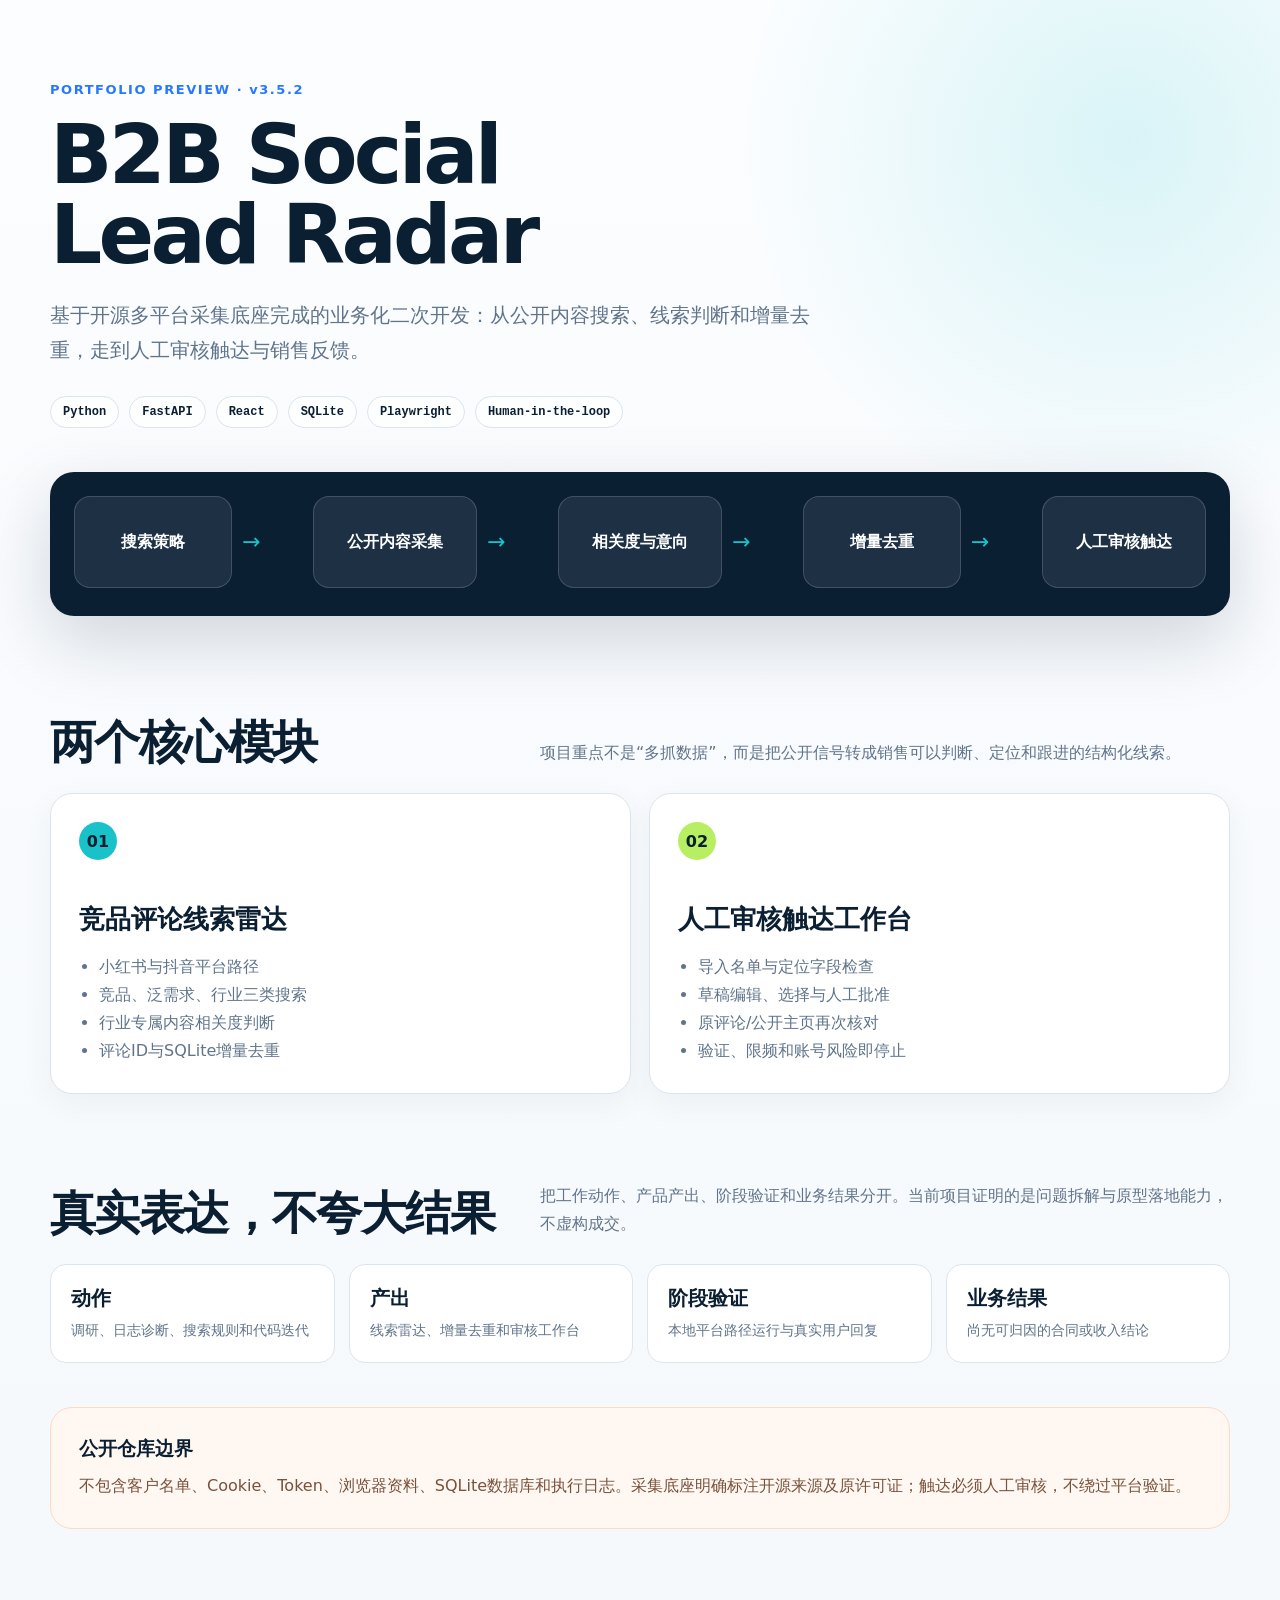
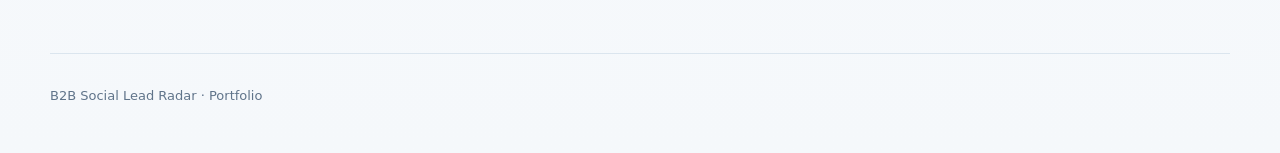
<file: index.html>
<!doctype html>
<html lang="zh-CN">
<head>
  <meta charset="utf-8">
  <meta http-equiv="refresh" content="0; url=preview.html">
  <meta name="viewport" content="width=device-width, initial-scale=1">
  <title>B2B Social Lead Radar &amp; Outreach Workbench</title>
  <link rel="canonical" href="preview.html">
</head>
<body>
  <p>正在打开项目作品集页面……<a href="preview.html">点击继续</a></p>
</body>
</html>
</file>
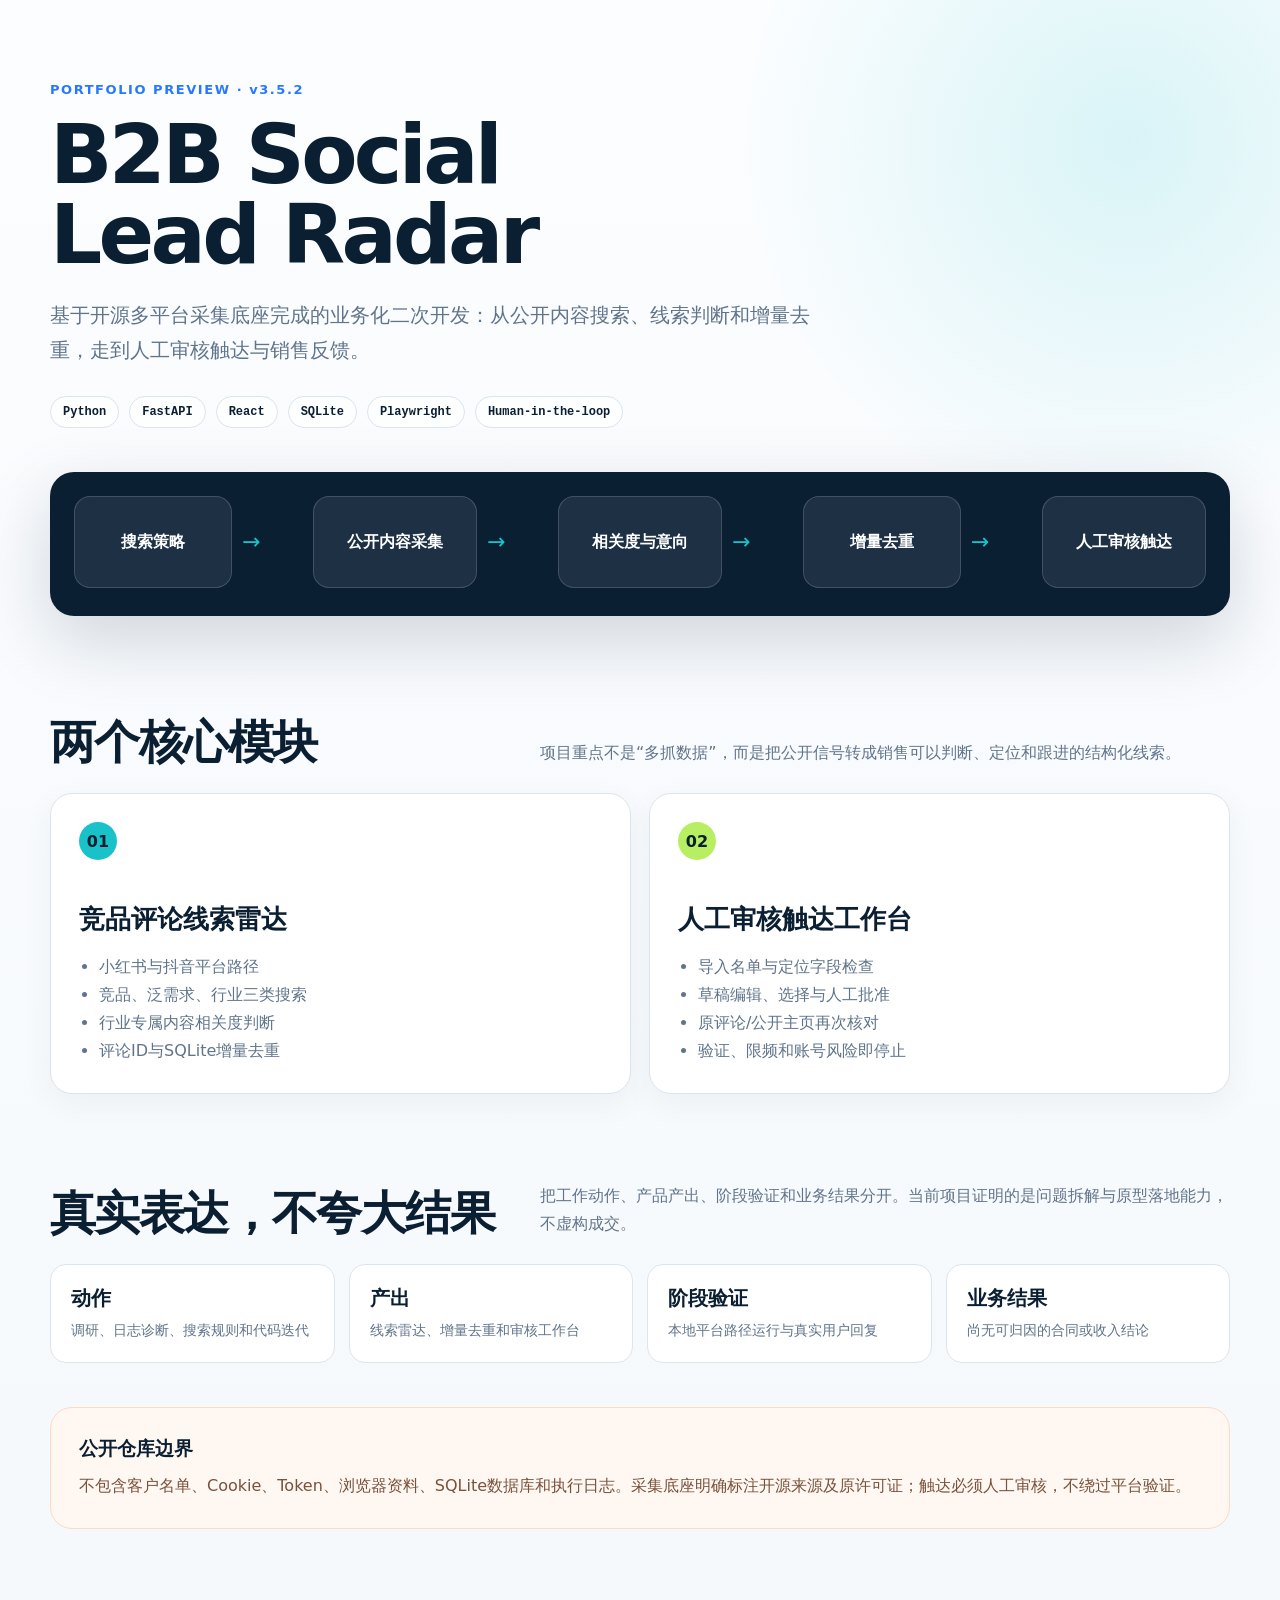
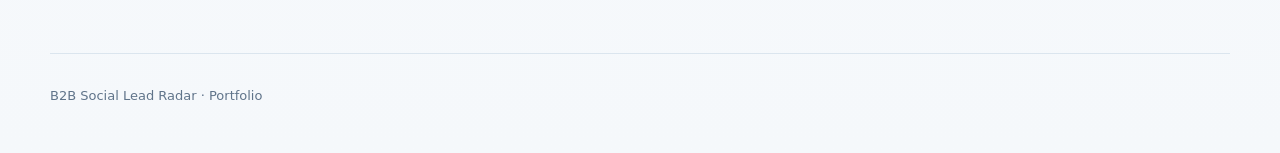
<file: preview.html>
<!doctype html>
<html lang="zh-CN">
<head>
  <meta charset="utf-8" />
  <meta name="viewport" content="width=device-width, initial-scale=1" />
  <title>B2B Social Lead Radar · Portfolio Preview</title>
  <style>
    :root {
      --ink: #0b1f33;
      --muted: #60748a;
      --line: #dbe5ee;
      --paper: #f5f8fb;
      --card: #ffffff;
      --cyan: #19c2c9;
      --blue: #2878ff;
      --lime: #b8ef62;
      --orange: #ff9658;
    }
    * { box-sizing: border-box; }
    body {
      margin: 0;
      color: var(--ink);
      background:
        radial-gradient(circle at 88% 8%, rgba(25,194,201,.15), transparent 24rem),
        linear-gradient(180deg, #fbfdff 0, var(--paper) 100%);
      font-family: Inter, "PingFang SC", "Microsoft YaHei", system-ui, sans-serif;
    }
    .wrap { width: min(1180px, calc(100% - 40px)); margin: 0 auto; }
    header { padding: 82px 0 58px; }
    .eyebrow { color: var(--blue); font-size: 13px; font-weight: 800; letter-spacing: .12em; }
    h1 { max-width: 900px; margin: 18px 0 22px; font-size: clamp(42px, 7vw, 82px); line-height: .98; letter-spacing: -.045em; }
    .lead { max-width: 760px; margin: 0; color: var(--muted); font-size: 20px; line-height: 1.75; }
    .chips { display: flex; flex-wrap: wrap; gap: 10px; margin-top: 28px; }
    .chip { padding: 8px 12px; border: 1px solid var(--line); border-radius: 999px; background: rgba(255,255,255,.7); font: 700 12px ui-monospace, monospace; }
    .hero-card { margin-top: 44px; padding: 24px; border-radius: 24px; background: var(--ink); color: white; box-shadow: 0 25px 70px rgba(11,31,51,.17); }
    .flow { display: grid; grid-template-columns: repeat(9, auto); align-items: center; gap: 10px; overflow-x: auto; padding-bottom: 4px; }
    .node { min-width: 116px; min-height: 92px; display: grid; place-items: center; padding: 12px; text-align: center; border: 1px solid rgba(255,255,255,.16); border-radius: 16px; background: rgba(255,255,255,.08); font-weight: 750; line-height: 1.45; }
    .arrow { color: var(--cyan); font-size: 22px; }
    section { padding: 44px 0; }
    .section-head { display: grid; grid-template-columns: .8fr 1.2fr; gap: 30px; align-items: end; margin-bottom: 26px; }
    h2 { margin: 0; font-size: clamp(30px, 3.6vw, 46px); line-height: 1.08; letter-spacing: -.035em; }
    .section-head p { margin: 0; color: var(--muted); line-height: 1.75; }
    .grid { display: grid; grid-template-columns: repeat(2, minmax(0, 1fr)); gap: 18px; }
    .card { min-height: 250px; padding: 28px; border: 1px solid var(--line); border-radius: 22px; background: var(--card); box-shadow: 0 10px 30px rgba(50,78,104,.06); }
    .num { width: 38px; height: 38px; display: grid; place-items: center; border-radius: 50%; background: var(--cyan); font-weight: 900; }
    .card:nth-child(2) .num { background: var(--lime); }
    .card h3 { margin: 42px 0 12px; font-size: 26px; }
    .card p, .card li { color: var(--muted); line-height: 1.75; }
    .card ul { padding-left: 20px; margin-bottom: 0; }
    .proof { display: grid; grid-template-columns: repeat(4, 1fr); gap: 14px; }
    .proof div { padding: 20px; border: 1px solid var(--line); border-radius: 16px; background: white; }
    .proof strong { display: block; margin-bottom: 8px; font-size: 20px; }
    .proof span { color: var(--muted); font-size: 14px; line-height: 1.55; }
    .boundary { margin: 44px 0 80px; padding: 28px; border-radius: 22px; background: #fff7f1; border: 1px solid #ffd9c1; }
    .boundary h3 { margin: 0 0 10px; }
    .boundary p { margin: 0; color: #79523c; line-height: 1.75; }
    footer { padding: 34px 0 50px; border-top: 1px solid var(--line); color: var(--muted); font-size: 13px; }
    @media (max-width: 760px) {
      header { padding-top: 54px; }
      .section-head, .grid { grid-template-columns: 1fr; }
      .proof { grid-template-columns: 1fr 1fr; }
      .flow { grid-template-columns: 1fr; }
      .arrow { transform: rotate(90deg); text-align: center; }
    }
  </style>
</head>
<body>
  <header class="wrap">
    <div class="eyebrow">PORTFOLIO PREVIEW · v3.5.2</div>
    <h1>B2B Social<br />Lead Radar</h1>
    <p class="lead">基于开源多平台采集底座完成的业务化二次开发：从公开内容搜索、线索判断和增量去重，走到人工审核触达与销售反馈。</p>
    <div class="chips">
      <span class="chip">Python</span><span class="chip">FastAPI</span><span class="chip">React</span><span class="chip">SQLite</span><span class="chip">Playwright</span><span class="chip">Human-in-the-loop</span>
    </div>
    <div class="hero-card">
      <div class="flow">
        <div class="node">搜索策略</div><div class="arrow">→</div>
        <div class="node">公开内容采集</div><div class="arrow">→</div>
        <div class="node">相关度与意向</div><div class="arrow">→</div>
        <div class="node">增量去重</div><div class="arrow">→</div>
        <div class="node">人工审核触达</div>
      </div>
    </div>
  </header>

  <main>
    <section class="wrap">
      <div class="section-head">
        <h2>两个核心模块</h2>
        <p>项目重点不是“多抓数据”，而是把公开信号转成销售可以判断、定位和跟进的结构化线索。</p>
      </div>
      <div class="grid">
        <article class="card">
          <div class="num">01</div>
          <h3>竞品评论线索雷达</h3>
          <ul>
            <li>小红书与抖音平台路径</li>
            <li>竞品、泛需求、行业三类搜索</li>
            <li>行业专属内容相关度判断</li>
            <li>评论ID与SQLite增量去重</li>
          </ul>
        </article>
        <article class="card">
          <div class="num">02</div>
          <h3>人工审核触达工作台</h3>
          <ul>
            <li>导入名单与定位字段检查</li>
            <li>草稿编辑、选择与人工批准</li>
            <li>原评论/公开主页再次核对</li>
            <li>验证、限频和账号风险即停止</li>
          </ul>
        </article>
      </div>
    </section>

    <section class="wrap">
      <div class="section-head">
        <h2>真实表达，不夸大结果</h2>
        <p>把工作动作、产品产出、阶段验证和业务结果分开。当前项目证明的是问题拆解与原型落地能力，不虚构成交。</p>
      </div>
      <div class="proof">
        <div><strong>动作</strong><span>调研、日志诊断、搜索规则和代码迭代</span></div>
        <div><strong>产出</strong><span>线索雷达、增量去重和审核工作台</span></div>
        <div><strong>阶段验证</strong><span>本地平台路径运行与真实用户回复</span></div>
        <div><strong>业务结果</strong><span>尚无可归因的合同或收入结论</span></div>
      </div>
      <div class="boundary">
        <h3>公开仓库边界</h3>
        <p>不包含客户名单、Cookie、Token、浏览器资料、SQLite数据库和执行日志。采集底座明确标注开源来源及原许可证；触达必须人工审核，不绕过平台验证。</p>
      </div>
    </section>
  </main>

  <footer class="wrap">B2B Social Lead Radar · Portfolio</footer>
</body>
</html>
</file>
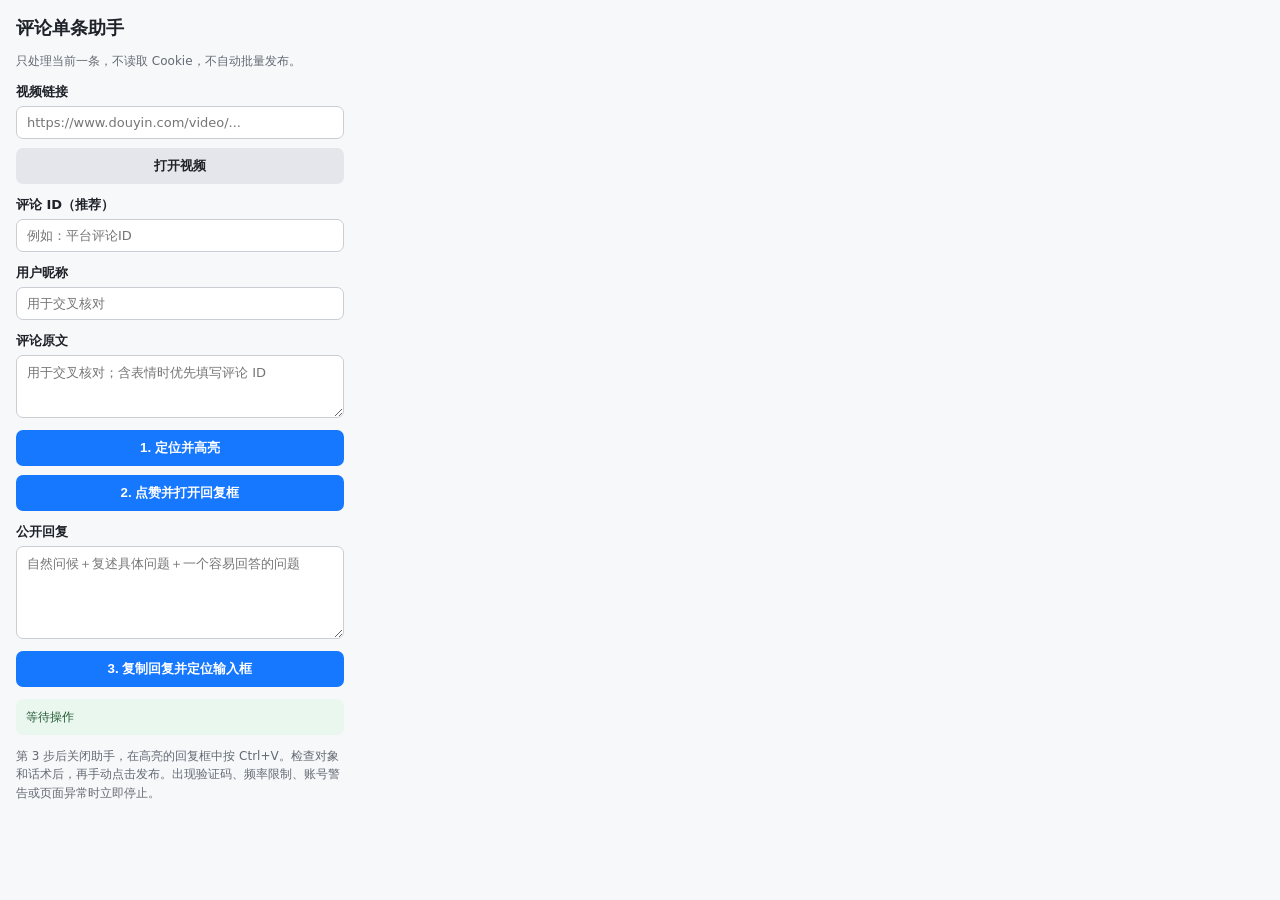
<file: src/outreach-workbench/comment-copilot/popup.html>
<!doctype html>
<html lang="zh-CN">
  <head>
    <meta charset="utf-8">
    <meta name="viewport" content="width=device-width, initial-scale=1">
    <title>抖音评论单条助手</title>
    <link rel="stylesheet" href="popup.css">
  </head>
  <body>
    <main>
      <h1>评论单条助手</h1>
      <p class="hint">只处理当前一条，不读取 Cookie，不自动批量发布。</p>

      <label>
        视频链接
        <input id="videoUrl" type="url" placeholder="https://www.douyin.com/video/...">
      </label>
      <button id="openVideo" class="secondary">打开视频</button>

      <label>
        评论 ID（推荐）
        <input id="commentId" inputmode="numeric" placeholder="例如：平台评论ID">
      </label>
      <label>
        用户昵称
        <input id="nickname" type="text" placeholder="用于交叉核对">
      </label>
      <label>
        评论原文
        <textarea id="commentText" rows="3" placeholder="用于交叉核对；含表情时优先填写评论 ID"></textarea>
      </label>
      <button id="locate">1. 定位并高亮</button>
      <button id="likeAndReply">2. 点赞并打开回复框</button>

      <label>
        公开回复
        <textarea id="replyText" rows="5" placeholder="自然问候＋复述具体问题＋一个容易回答的问题"></textarea>
      </label>
      <button id="fillReply">3. 复制回复并定位输入框</button>

      <div id="status" role="status" aria-live="polite">等待操作</div>
      <p class="final-note">第 3 步后关闭助手，在高亮的回复框中按 Ctrl+V。检查对象和话术后，再手动点击发布。出现验证码、频率限制、账号警告或页面异常时立即停止。</p>
    </main>
    <script src="popup.js"></script>
  </body>
</html>
</file>
<file: src/outreach-workbench/comment-copilot/popup.css>
:root {
  color-scheme: light;
  font-family: "Microsoft YaHei", system-ui, sans-serif;
}

body {
  width: 360px;
  margin: 0;
  color: #1f2329;
  background: #f7f8fa;
}

main {
  padding: 16px;
}

h1 {
  margin: 0 0 6px;
  font-size: 18px;
}

.hint,
.final-note {
  color: #646a73;
  font-size: 12px;
  line-height: 1.55;
}

label {
  display: block;
  margin-top: 12px;
  font-size: 13px;
  font-weight: 600;
}

input,
textarea {
  box-sizing: border-box;
  width: 100%;
  margin-top: 5px;
  padding: 8px 10px;
  border: 1px solid #c9cdd4;
  border-radius: 7px;
  font: inherit;
  font-weight: 400;
  resize: vertical;
}

input:focus,
textarea:focus {
  outline: 2px solid rgba(22, 119, 255, 0.2);
  border-color: #1677ff;
}

button {
  width: 100%;
  margin-top: 9px;
  padding: 9px 12px;
  border: 0;
  border-radius: 7px;
  color: white;
  background: #1677ff;
  cursor: pointer;
  font-weight: 600;
}

button:hover {
  background: #0958d9;
}

button.secondary {
  color: #1f2329;
  background: #e5e6eb;
}

button.secondary:hover {
  background: #d8dadf;
}

#status {
  margin-top: 12px;
  padding: 9px 10px;
  border-radius: 7px;
  color: #245b36;
  background: #eaf7ee;
  font-size: 12px;
  line-height: 1.5;
}

#status.error {
  color: #8f1d1d;
  background: #fff0f0;
}
</file>
